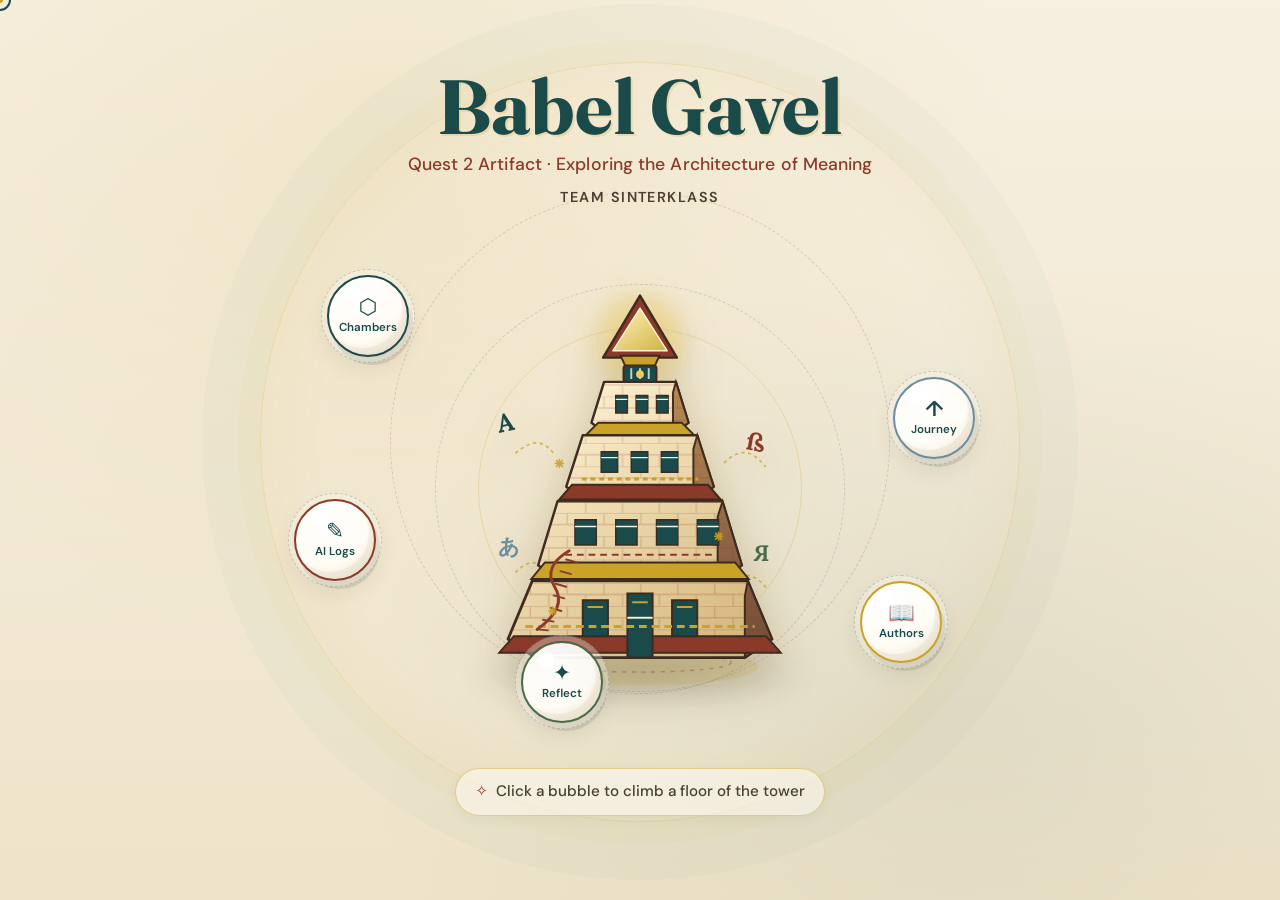
<file: index.html>
<!DOCTYPE html>
<html lang="en">
<head>
  <meta charset="UTF-8" />
  <meta name="viewport" content="width=device-width, initial-scale=1.0, viewport-fit=cover" />
  <meta name="theme-color" content="#f7f0e1" />
  <meta name="description" content="Babel Gavel — Quest 2 artifact of Team Sinterklass. Explore the four chambers, the translation pipeline, documented AI conversations, and the authors behind an English-to-Dutch sentence restructuring tool." />
  <title>Exploring Babel Gavel · Quest 2 Artifact · Team Sinterklass</title>
  <link rel="preconnect" href="https://fonts.googleapis.com" />
  <link rel="preconnect" href="https://fonts.gstatic.com" crossorigin />
  <link href="https://fonts.googleapis.com/css2?family=DM+Sans:wght@400;500;600;700&family=Fraunces:opsz,wght@9..144,500;9..144,600;9..144,700&family=Lora:ital,wght@0,400;0,600;0,700;1,400&display=swap" rel="stylesheet" />
  <link rel="stylesheet" href="css/global.css" />
  <script src="js/cursor.js" defer></script>
  <script src="js/particles.js" defer></script>
  <script src="js/panels.js" defer></script>
  <script src="js/codex.js" defer></script>
</head>
<body>

  <div class="transition-veil" id="transitionVeil" aria-hidden="true">
    <div class="transition-sigil">✧</div>
  </div>

  <!-- Custom cursor -->
  <div class="cursor" id="cursor"></div>
  <div class="cursor-dot" id="cursorDot"></div>

  <!-- Abstract doodle background (wavy + hex inspired, theme colors) -->
  <div class="doodle-bg" aria-hidden="true">
    <svg viewBox="0 0 1200 800" preserveAspectRatio="xMidYMid slice" fill="none">
      <!-- Soft wavy bands -->
      <path d="M0 600 C200 520 350 680 550 600 C750 520 900 680 1200 580 L1200 800 L0 800 Z" fill="#e8d9b8" opacity="0.35"/>
      <path d="M0 680 C180 620 400 720 600 660 C800 600 1000 720 1200 650 L1200 800 L0 800 Z" fill="#1a4a4a" opacity="0.04"/>
      <path d="M0 100 C250 40 400 160 650 80 C900 0 1050 140 1200 60 L1200 0 L0 0 Z" fill="#c9a227" opacity="0.06"/>
      <!-- Hex outlines -->
      <polygon points="180,220 240,185 300,220 300,290 240,325 180,290" stroke="#1a4a4a" stroke-width="1.2" opacity="0.12" fill="none"/>
      <polygon points="920,480 970,450 1020,480 1020,540 970,570 920,540" stroke="#8b3a2a" stroke-width="1.2" opacity="0.12" fill="none"/>
      <polygon points="780,140 820,116 860,140 860,188 820,212 780,188" stroke="#6b8e9f" stroke-width="1" opacity="0.14" fill="none"/>
      <polygon points="120,520 155,500 190,520 190,560 155,580 120,560" stroke="#c9a227" stroke-width="1" opacity="0.15" fill="none"/>
      <!-- Subtle curves -->
      <path d="M50 350 Q200 280 350 360 T650 340" stroke="#4a6b4a" stroke-width="1.5" opacity="0.1" fill="none"/>
      <path d="M700 200 Q850 140 1000 220 T1200 190" stroke="#8b3a2a" stroke-width="1.5" opacity="0.1" fill="none"/>
    </svg>
  </div>

  <!-- Floating language particles -->
  <div class="particles" id="particles"></div>

  <!-- ================= LANDING (tower + bubbles) ================= -->
  <main>
  <div class="landing" id="landing">
    <div class="landing-header">
      <h1>Babel Gavel</h1>
      <p class="subtitle">Quest 2 Artifact · Exploring the Architecture of Meaning</p>
      <p class="team">Team Sinterklass</p>
    </div>

    <div class="tower-stage">
      <!-- Bubbles -->
      <button class="bubble b-chambers" data-panel="chambers" type="button">
        <span class="bubble-icon">⬡</span>
        Chambers
      </button>
      <button class="bubble b-journey" data-panel="journey" type="button">
        <span class="bubble-icon">↑</span>
        Journey
      </button>
      <button class="bubble b-ai" data-panel="ai" type="button">
        <span class="bubble-icon">✎</span>
        AI Logs
      </button>
      <button class="bubble b-authors" data-panel="authors" type="button">
        <span class="bubble-icon">📖</span>
        Authors
      </button>
      <button class="bubble b-reflect" data-panel="reflection" type="button">
        <span class="bubble-icon">✦</span>
        Reflect
      </button>

      <!-- Illustrated Babel tower: layered brickwork, balconies, lantern, and language ribbons -->
      <div class="tower-aura" aria-hidden="true"></div>
      <div class="tower-aura aura-two" aria-hidden="true"></div>
      <svg class="hero-tower" viewBox="0 0 340 430" fill="none" xmlns="http://www.w3.org/2000/svg" role="img" aria-label="An illustrated Babel tower made of stacked, ornate brickwork, with a glowing lantern and floating language symbols">
        <defs>
          <linearGradient id="stoneFront" x1="70" y1="110" x2="265" y2="380" gradientUnits="userSpaceOnUse">
            <stop stop-color="#fff4d7"/>
            <stop offset="1" stop-color="#d5b77b"/>
          </linearGradient>
          <linearGradient id="stoneSide" x1="220" y1="100" x2="300" y2="350" gradientUnits="userSpaceOnUse">
            <stop stop-color="#b78b53"/>
            <stop offset="1" stop-color="#79523b"/>
          </linearGradient>
          <linearGradient id="lanternGlow" x1="145" y1="25" x2="195" y2="95" gradientUnits="userSpaceOnUse">
            <stop stop-color="#fff6bf"/>
            <stop offset="1" stop-color="#c9a227"/>
          </linearGradient>
          <filter id="lanternBlur" x="105" y="0" width="130" height="135" filterUnits="userSpaceOnUse">
            <feGaussianBlur stdDeviation="10"/>
          </filter>
          <pattern id="brickPattern" width="38" height="24" patternUnits="userSpaceOnUse">
            <path d="M0 0H38M0 12H38M19 0V12M0 12V24M38 12V24" stroke="#8b3a2a" stroke-opacity=".27" stroke-width="1.3"/>
          </pattern>
        </defs>

        <!-- Ground seal -->
        <ellipse cx="170" cy="398" rx="122" ry="20" fill="#c9a227" opacity=".16"/>
        <ellipse cx="170" cy="394" rx="94" ry="10" stroke="#8b3a2a" stroke-opacity=".38" stroke-width="1.5" stroke-dasharray="4 6"/>

        <!-- Floating language marks -->
        <g font-family="Lora, Georgia, serif" font-weight="700">
          <text x="25" y="158" fill="#1a4a4a" font-size="26" transform="rotate(-12 25 158)">A</text>
          <text x="278" y="174" fill="#8b3a2a" font-size="25" transform="rotate(10 278 174)">ß</text>
          <text x="24" y="282" fill="#6b8e9f" font-size="22">あ</text>
          <text x="286" y="290" fill="#4a6b4a" font-size="23">Я</text>
          <text x="55" y="350" fill="#c9a227" font-size="20">ε</text>
          <text x="267" y="355" fill="#1a4a4a" font-size="21">ø</text>
        </g>
        <path d="M42 178C61 163 71 165 83 181M257 188C274 172 286 176 299 192M42 301C56 287 66 289 77 301M262 313C277 299 288 303 300 317"
          stroke="#c9a227" stroke-width="1.8" stroke-linecap="round" stroke-dasharray="2 5" opacity=".7"/>

        <!-- Lantern aura and crown -->
        <circle cx="170" cy="61" r="45" fill="#f2cc55" opacity=".35" filter="url(#lanternBlur)"/>
        <path d="M132 80L170 16L208 80Z" fill="#8b3a2a" stroke="#3d2b1f" stroke-width="2.5" stroke-linejoin="round"/>
        <path d="M142 73L170 29L198 73Z" fill="url(#lanternGlow)" stroke="#fff4d7" stroke-width="1.5" stroke-linejoin="round"/>
        <path d="M150 78H190L184 91H156Z" fill="#c9a227" stroke="#3d2b1f" stroke-width="2"/>
        <rect x="153" y="88" width="34" height="17" rx="3" fill="#1a4a4a" stroke="#3d2b1f" stroke-width="2"/>
        <path d="M161 91V102M170 91V102M179 91V102" stroke="#f7f0e1" stroke-width="2" opacity=".8"/>
        <circle cx="170" cy="97" r="4" fill="#f2cc55"/>

        <!-- Upper tier -->
        <path d="M133 105H207L220 147L204 159H136L120 147Z" fill="url(#stoneFront)" stroke="#3d2b1f" stroke-width="2.5" stroke-linejoin="round"/>
        <path d="M207 105L220 147L204 159V116Z" fill="url(#stoneSide)" stroke="#3d2b1f" stroke-width="2"/>
        <path d="M133 105H207L220 147H120Z" fill="url(#brickPattern)" opacity=".75"/>
        <path d="M127 147H213L226 160H114Z" fill="#c9a227" stroke="#3d2b1f" stroke-width="2"/>
        <path d="M145 119H157V137H145ZM166 119H178V137H166ZM187 119H199V137H187Z" fill="#1a4a4a" stroke="#3d2b1f" stroke-width="1.5"/>
        <path d="M145 123H157M166 123H178M187 123H199" stroke="#f7f0e1" stroke-width="1.5"/>

        <!-- Second tier -->
        <path d="M111 160H229L246 213L225 228H115L94 213Z" fill="url(#stoneFront)" stroke="#3d2b1f" stroke-width="2.5" stroke-linejoin="round"/>
        <path d="M229 160L246 213L225 228V174Z" fill="url(#stoneSide)" stroke="#3d2b1f" stroke-width="2"/>
        <path d="M111 160H229L246 213H94Z" fill="url(#brickPattern)" opacity=".8"/>
        <path d="M100 211H240L253 226H87Z" fill="#8b3a2a" stroke="#3d2b1f" stroke-width="2"/>
        <path d="M130 177H147V198H130ZM161 177H178V198H161ZM192 177H209V198H192Z" fill="#1a4a4a" stroke="#3d2b1f" stroke-width="1.5"/>
        <path d="M130 183H147M161 183H178M192 183H209" stroke="#f7f0e1" stroke-width="1.5"/>
        <path d="M110 205H230" stroke="#c9a227" stroke-width="3" stroke-dasharray="5 4"/>

        <!-- Third tier -->
        <path d="M85 228H255L275 294L250 312H90L65 294Z" fill="url(#stoneFront)" stroke="#3d2b1f" stroke-width="2.5" stroke-linejoin="round"/>
        <path d="M255 228L275 294L250 312V244Z" fill="url(#stoneSide)" stroke="#3d2b1f" stroke-width="2"/>
        <path d="M85 228H255L275 294H65Z" fill="url(#brickPattern)" opacity=".85"/>
        <path d="M72 291H268L282 308H58Z" fill="#c9a227" stroke="#3d2b1f" stroke-width="2"/>
        <path d="M103 247H125V273H103ZM145 247H167V273H145ZM187 247H209V273H187ZM229 247H251V273H229Z" fill="#1a4a4a" stroke="#3d2b1f" stroke-width="1.5"/>
        <path d="M103 254H125M145 254H167M187 254H209M229 254H251" stroke="#f7f0e1" stroke-width="1.5"/>
        <path d="M93 283H247" stroke="#8b3a2a" stroke-width="2" stroke-dasharray="7 5"/>

        <!-- Base tier -->
        <path d="M59 310H281L306 370L278 389H62L34 370Z" fill="url(#stoneFront)" stroke="#3d2b1f" stroke-width="2.8" stroke-linejoin="round"/>
        <path d="M281 310L306 370L278 389V326Z" fill="url(#stoneSide)" stroke="#3d2b1f" stroke-width="2"/>
        <path d="M59 310H281L306 370H34Z" fill="url(#brickPattern)" opacity=".9"/>
        <path d="M40 367H300L315 384H25Z" fill="#8b3a2a" stroke="#3d2b1f" stroke-width="2"/>
        <path d="M111 330H137V367H111ZM157 323H183V389H157ZM203 330H229V367H203Z" fill="#1a4a4a" stroke="#3d2b1f" stroke-width="2"/>
        <path d="M116 337H132M162 332H178M208 337H224" stroke="#c9a227" stroke-width="2"/>
        <path d="M157 348H183" stroke="#f7f0e1" stroke-width="2"/>
        <path d="M52 357H288" stroke="#c9a227" stroke-width="3" stroke-dasharray="8 5"/>

        <!-- Tiny winding stair -->
        <path d="M64 360C85 345 91 330 82 316C73 302 80 289 97 279" stroke="#8b3a2a" stroke-width="3" stroke-linecap="round"/>
        <path d="M64 360L75 361M70 350L81 352M78 338L89 341M81 325L92 328M83 313L94 316M88 300L99 303M94 288L105 291" stroke="#8b3a2a" stroke-width="2" stroke-linecap="round"/>

        <!-- Star marks etched into the stone -->
        <g stroke="#c9a227" stroke-width="1.7" stroke-linecap="round" opacity=".9">
          <path d="M87 185V193M83 189H91M84 186L90 192M90 186L84 192"/>
          <path d="M251 260V268M247 264H255M248 261L254 267M254 261L248 267"/>
          <path d="M80 337V345M76 341H84M77 338L83 344M83 338L77 344"/>
        </g>
      </svg>
    </div>

    <p class="hint">Click a bubble to climb a floor of the tower</p>
  </div>

  <!-- ================= PANEL: CHAMBERS ================= -->
  <div class="panel" id="panel-chambers" role="dialog" aria-label="The Four Chambers">
    <div class="panel-bar">
      <h2 class="panel-title">The Four Chambers</h2>
      <button class="btn-exit" type="button" data-exit>← Back to tower</button>
    </div>
    <div class="panel-body">
      <p class="section-lead">Each package is a distinct floor of the tower, holding its own craft and purpose.</p>
      <div class="chamber-grid">
        <article class="chamber model">
          <svg class="chamber-icon" viewBox="0 0 64 64" fill="none" aria-hidden="true">
            <rect x="8" y="12" width="48" height="40" rx="6" stroke="#1a4a4a" stroke-width="2.5" fill="#f7f0e1"/>
            <path d="M16 24 H48 M16 34 H40 M16 44 H44" stroke="#1a4a4a" stroke-width="2" stroke-linecap="round"/>
            <circle cx="48" cy="20" r="6" fill="#c9a227"/>
          </svg>
          <h3>Model</h3>
          <p>The core data structure for linguistic units. Holds the <strong>Token</strong> class (word + grammatical properties) and <strong>Sentence</strong> (collections of tokens). Everything else reads from and writes to these records.</p>
          <span class="tag">Token · Sentence</span>
        </article>
        <article class="chamber analysis">
          <svg class="chamber-icon" viewBox="0 0 64 64" fill="none" aria-hidden="true">
            <circle cx="32" cy="32" r="22" stroke="#6b8e9f" stroke-width="2.5" fill="#e8f0f0"/>
            <path d="M22 32 L30 40 L44 24" stroke="#1a4a4a" stroke-width="3" stroke-linecap="round" stroke-linejoin="round"/>
          </svg>
          <h3>Analysis</h3>
          <p>Syntactic analysis via <strong>SentenceAnalyzer</strong>. Tags words as Subject, Verb, Auxiliary, Negation, or defaults to <em>Other</em> when missing from the CSVs—so the pipeline never breaks.</p>
          <span class="tag">Roles · Lookup · Fallback</span>
        </article>
        <article class="chamber translation">
          <svg class="chamber-icon" viewBox="0 0 64 64" fill="none" aria-hidden="true">
            <rect x="10" y="14" width="28" height="36" rx="3" stroke="#c9a227" stroke-width="2.5" fill="#fffdf7"/>
            <rect x="26" y="18" width="28" height="36" rx="3" stroke="#8b3a2a" stroke-width="2.5" fill="#f7f0e1"/>
          </svg>
          <h3>Translation</h3>
          <p>Direct dictionary lookups. The <strong>Translator</strong> maps each token against the Dutch dictionary CSV and swaps the English word—keeping the original role. Unmatched words stay English.</p>
          <span class="tag">Dictionary · Literal Swap</span>
        </article>
        <article class="chamber rules">
          <svg class="chamber-icon" viewBox="0 0 64 64" fill="none" aria-hidden="true">
            <rect x="28" y="8" width="8" height="28" rx="2" fill="#8b3a2a"/>
            <rect x="18" y="6" width="28" height="12" rx="3" fill="#c9a227" stroke="#2c2416" stroke-width="1.5"/>
            <path d="M20 40 Q32 52 44 40" stroke="#1a4a4a" stroke-width="2.5" fill="none"/>
          </svg>
          <h3>Rules</h3>
          <p>Grammatical restructuring. The <strong>RuleEngine</strong> reorders tokens by Dutch syntax patterns. Verb-Second is fully implemented; four further rules await completion.</p>
          <span class="tag">RuleEngine · Verb Second</span>
        </article>
      </div>
      <div class="panel-footer">Babel Gavel · Team Sinterklass</div>
    </div>
  </div>

  <!-- ================= PANEL: JOURNEY ================= -->
  <div class="panel" id="panel-journey" role="dialog" aria-label="How a Sentence Climbs the Tower">
    <div class="panel-bar">
      <h2 class="panel-title">How a Sentence Climbs the Tower</h2>
      <button class="btn-exit" type="button" data-exit>← Back to tower</button>
    </div>
    <div class="panel-body">
      <p class="section-lead">From English input to Dutch structure—one deliberate step at a time.</p>
      <div class="flow">
        <div class="step"><div class="step-num">1</div><div class="step-body"><h3>Entry Point</h3><p>The application receives an English text string from the user via the console.</p></div></div>
        <div class="step"><div class="step-num">2</div><div class="step-body"><h3>Sentence Analysis</h3><p>SentenceAnalyzer cleans the input, splits it into words, and assigns each a grammatical role (Subject, Verb, Auxiliary, Negation, or Other).</p></div></div>
        <div class="step"><div class="step-num">3</div><div class="step-body"><h3>Structure Revealed</h3><p>The analyzed tokens and their roles are displayed so the journey is visible.</p></div></div>
        <div class="step"><div class="step-num">4</div><div class="step-body"><h3>Literal Translation</h3><p>Translator maps every token against the Dutch dictionary CSV. Roles travel with the words; unknown terms remain in English.</p></div></div>
        <div class="step"><div class="step-num">5</div><div class="step-body"><h3>Direct Result</h3><p>The word-for-word Dutch version is shown—still in English word order.</p></div></div>
        <div class="step"><div class="step-num">6</div><div class="step-body"><h3>Rule Selection</h3><p>The user chooses a grammar rule from the console prompt (currently Verb-Second is the complete path).</p></div></div>
        <div class="step"><div class="step-num">7</div><div class="step-body"><h3>Rule Engine</h3><p>RuleEngine reorders the tokens according to the chosen Dutch syntax pattern, using the roles as navigation beacons.</p></div></div>
        <div class="step"><div class="step-num">8</div><div class="step-body"><h3>Final Rendering</h3><p>The restructured Dutch sentence is printed—the ultimate output of the climb.</p></div></div>
      </div>
      <div class="panel-footer">Babel Gavel · Team Sinterklass</div>
    </div>
  </div>

  <!-- ================= PANEL: AI LOGS (paper stack) ================= -->
  <div class="panel" id="panel-ai" role="dialog" aria-label="Documented AI Conversations">
    <div class="panel-bar">
      <h2 class="panel-title">Documented AI Conversations</h2>
      <button class="btn-exit" type="button" data-exit>← Back to tower</button>
    </div>
    <div class="panel-body">
      <p class="section-lead">Two explorers, two sets of questions—both climbing the same tower. Each sheet is a recorded exchange.</p>
      <div class="paper-stack">
        <article class="paper-sheet">
          <div class="paper-meta">Elina · Interaction 1</div>
          <h3>Missing words in the analysis CSV</h3>
          <p class="paper-label">What I needed</p>
          <p>Clarify how SentenceAnalyzer handles words that are missing from the analysis CSV lookup files.</p>
          <p class="paper-label">What AI told me</p>
          <p>Unlisted words receive a default or generic role (for example “Other”) so the pipeline continues without exceptions.</p>
          <p class="paper-label">What I did with it</p>
          <p>Noted the resilient design—unknown words still travel through translation and rules unharmed.</p>
        </article>
        <article class="paper-sheet">
          <div class="paper-meta">Elina · Interaction 2</div>
          <h3>Why translation stays separate from rules</h3>
          <p class="paper-label">What I needed</p>
          <p>Understand why translation logic (Translator) is kept separate from syntax manipulation (RuleEngine).</p>
          <p class="paper-label">What AI told me</p>
          <p>Separation follows the Single Responsibility Principle: new grammar rules can be added without touching dictionary code.</p>
          <p class="paper-label">What I did with it</p>
          <p>Used the insight to write a clearer architectural summary and appreciate the modularity of the repository.</p>
        </article>
        <article class="paper-sheet">
          <div class="paper-meta">Matthew · Interaction 1</div>
          <h3>What each package does</h3>
          <p class="paper-label">What I needed</p>
          <p>Understand what each of the four packages does and how they connect.</p>
          <p class="paper-label">What AI told me</p>
          <p>Model stores words and roles; Analyser assigns roles; Translator swaps English→Dutch; RuleEngine rearranges the translated tokens.</p>
          <p class="paper-label">What I did with it</p>
          <p>Walked the code myself to confirm how a sentence travels from input to final output.</p>
        </article>
        <article class="paper-sheet">
          <div class="paper-meta">Matthew · Interaction 2</div>
          <h3>Token roles and the RuleEngine</h3>
          <p class="paper-label">What I needed</p>
          <p>Learn what a token’s role actually means and how RuleEngine uses it.</p>
          <p class="paper-label">What AI told me</p>
          <p>Roles come from word-list matching; the engine uses those roles to locate and move the correct tokens (for example Verb-Second).</p>
          <p class="paper-label">What I did with it</p>
          <p>Traced determineRole() and the Verb-Second implementation, and discovered the other four rules are still stubs.</p>
        </article>
      </div>
      <div class="panel-footer">Babel Gavel · Team Sinterklass</div>
    </div>
  </div>

  <!-- ================= PANEL: AUTHORS ================= -->
  <div class="panel" id="panel-authors" role="dialog" aria-label="The Authors Codex">
    <div class="panel-bar">
      <h2 class="panel-title">The Authors’ Codex</h2>
      <button class="btn-exit" type="button" data-exit>← Back to tower</button>
    </div>
    <div class="panel-body">
      <p class="section-lead">An open ledger of the explorers who climbed the tower. Use the side tabs to turn the page.</p>
      <div class="codex-wrap">
        <div class="codex" role="region" aria-label="Authors codex book">
          <div class="codex-binding" aria-hidden="true"></div>
          <div class="codex-tabs" role="tablist">
            <button class="book-tab active" data-tab="elina" role="tab" aria-selected="true" title="Elina">E</button>
            <button class="book-tab" data-tab="matthew" role="tab" aria-selected="false" title="Matthew">M</button>
            <button class="book-tab" data-tab="team" role="tab" aria-selected="false" title="Team">S</button>
            <button class="book-tab" data-tab="notes" role="tab" aria-selected="false" title="Notes">✎</button>
          </div>
          <div class="codex-page left">
            <div class="page-seal">
              <div class="seal-ring">
                <div class="seal-title" id="sealTitle">Elina</div>
                <div class="seal-sub" id="sealSub">Explorer · Architect</div>
              </div>
            </div>
          </div>
          <div class="codex-spine" aria-hidden="true"></div>
          <div class="codex-page right">
            <div class="page-content">
              <div class="content-panel active" id="panel-elina" data-seal-title="Elina" data-seal-sub="Explorer · Architect">
                <div class="panel-header">
                  <div class="panel-avatar">E</div>
                  <div>
                    <div class="panel-title-sm">Elina</div>
                    <div class="panel-role">Explorer · Architect</div>
                  </div>
                </div>
                <div class="panel-body-text">
                  <p>Mapped the four chambers and pressed the AI on resilience and modularity.</p>
                  <p>Asked how missing dictionary words are handled, and why translation lives apart from the rule engine—then used those answers to sharpen the architectural story.</p>
                </div>
                <div class="panel-tags">
                  <span class="panel-tag">SentenceAnalyzer</span>
                  <span class="panel-tag">SRP</span>
                  <span class="panel-tag">Fallback roles</span>
                </div>
              </div>
              <div class="content-panel" id="panel-matthew" data-seal-title="Matthew" data-seal-sub="Explorer · Tracer">
                <div class="panel-header">
                  <div class="panel-avatar">M</div>
                  <div>
                    <div class="panel-title-sm">Matthew</div>
                    <div class="panel-role">Explorer · Tracer</div>
                  </div>
                </div>
                <div class="panel-body-text">
                  <p>Walked every package end-to-end, tracing how a sentence travels from console input to final Dutch output.</p>
                  <p>Dug into determineRole() and the Verb-Second path, and discovered the other four grammar rules still sleep as stubs.</p>
                </div>
                <div class="panel-tags">
                  <span class="panel-tag">RuleEngine</span>
                  <span class="panel-tag">Token roles</span>
                  <span class="panel-tag">Verb-Second</span>
                </div>
              </div>
              <div class="content-panel" id="panel-team" data-seal-title="Sinterklass" data-seal-sub="Quest 2 · Team">
                <div class="panel-header">
                  <div class="panel-avatar">S</div>
                  <div>
                    <div class="panel-title-sm">Team Sinterklass</div>
                    <div class="panel-role">Quest 2 · Babel Gavel</div>
                  </div>
                </div>
                <div class="panel-body-text">
                  <p>Two explorers, one tower. Together they documented the climb: chambers, pipeline, AI conversations, and the honest limit of Level 3 collaboration.</p>
                  <p>The map was drawn by human hands; the lantern was shared with AI.</p>
                </div>
                <div class="panel-tags">
                  <span class="panel-tag">Level 3</span>
                  <span class="panel-tag">Collaboration</span>
                  <span class="panel-tag">Artifact</span>
                </div>
              </div>
              <div class="content-panel" id="panel-notes" data-seal-title="Field Notes" data-seal-sub="Margins of the climb">
                <div class="panel-header">
                  <div class="panel-avatar">✎</div>
                  <div>
                    <div class="panel-title-sm">Field Notes</div>
                    <div class="panel-role">Margins of the climb</div>
                  </div>
                </div>
                <div class="panel-body-text">
                  <p>The tower does not break when a word is unknown—it labels it Other and keeps climbing.</p>
                  <p>Translation and rules remain separate so new syntax can be added without rewriting the dictionary. Four rules still wait for their day.</p>
                </div>
                <div class="panel-tags">
                  <span class="panel-tag">Resilience</span>
                  <span class="panel-tag">Modularity</span>
                  <span class="panel-tag">Stubs remain</span>
                </div>
              </div>
            </div>
          </div>
          <div class="codex-ribbons" aria-hidden="true">
            <div class="ribbon r1"></div>
            <div class="ribbon r2"></div>
            <div class="ribbon r3"></div>
            <div class="ribbon r4"></div>
          </div>
        </div>
      </div>
      <div class="panel-footer">Babel Gavel · Team Sinterklass</div>
    </div>
  </div>

  <!-- ================= PANEL: REFLECTION ================= -->
  <div class="panel" id="panel-reflection" role="dialog" aria-label="AI Assessment Scale">
    <div class="panel-bar">
      <h2 class="panel-title">AI Assessment Scale</h2>
      <button class="btn-exit" type="button" data-exit>← Back to tower</button>
    </div>
    <div class="panel-body" style="text-align: center;">
      <div class="level-badge">Level 3 · AI Collaboration</div>
      <p class="reflect-text" style="margin: 0 auto;">
        AI was used as a thinking partner to illuminate existing code and explain uncertain corners.
        Both explorers still walked the source themselves—verifying methods, tracing data flow,
        and confirming what the program actually does. The tower was climbed together, but the map was drawn by human hands.
      </p>
      <div class="panel-footer">Babel Gavel · Team Sinterklass</div>
    </div>
  </div>
  </main>

</body>
</html>
</file>
<file: css/global.css>
/* ========================= [Global — Import Hub] ========================= */
/* Single entry point: imports all stylesheets in cascade order */

@import url("./variables.css");
@import url("./base.css");
@import url("./typography.css");
@import url("./cursor.css");
@import url("./background.css");
@import url("./scrollbar.css");
@import url("./landing.css");
@import url("./transitions.css");
@import url("./panels.css");
@import url("./chambers.css");
@import url("./journey.css");
@import url("./ai-logs.css");
@import url("./authors.css");
@import url("./reflection.css");
@import url("./responsive.css");
</file>
